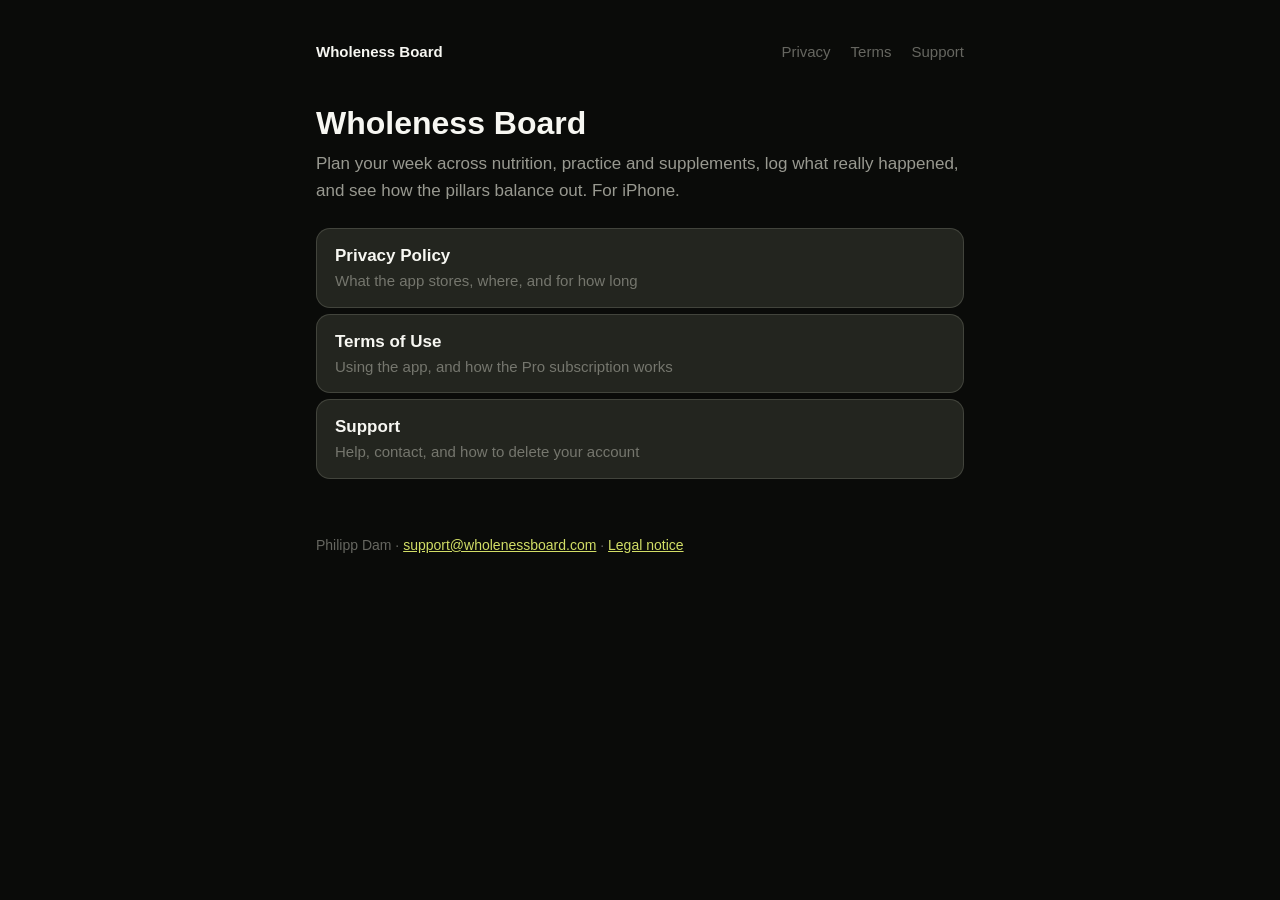
<file: index.html>
<!doctype html>
<html lang="en">
  <head>
    <meta charset="utf-8" />
    <meta name="viewport" content="width=device-width, initial-scale=1" />
    <title>Wholeness Board</title>
    <meta
      name="description"
      content="Wholeness Board plans your week across nutrition, practice and supplements, and tracks what really happened."
    />
    <link rel="stylesheet" href="style.css" />
  </head>
  <body>
    <main>
      <nav>
        <a href="./">Wholeness Board</a>
        <a href="privacy/">Privacy</a>
        <a href="terms/">Terms</a>
        <a href="support/">Support</a>
      </nav>

      <h1>Wholeness Board</h1>
      <p>
        Plan your week across nutrition, practice and supplements, log what really happened, and see
        how the pillars balance out. For iPhone.
      </p>

      <ul class="links">
        <li>
          <a href="privacy/"
            >Privacy Policy<span>What the app stores, where, and for how long</span></a
          >
        </li>
        <li>
          <a href="terms/"
            >Terms of Use<span>Using the app, and how the Pro subscription works</span></a
          >
        </li>
        <li>
          <a href="support/">Support<span>Help, contact, and how to delete your account</span></a>
        </li>
      </ul>

      <footer>
        Philipp Dam · <a href="mailto:support@wholenessboard.com">support@wholenessboard.com</a> ·
        <a href="impressum/">Legal notice</a>
      </footer>
    </main>
  </body>
</html>
</file>
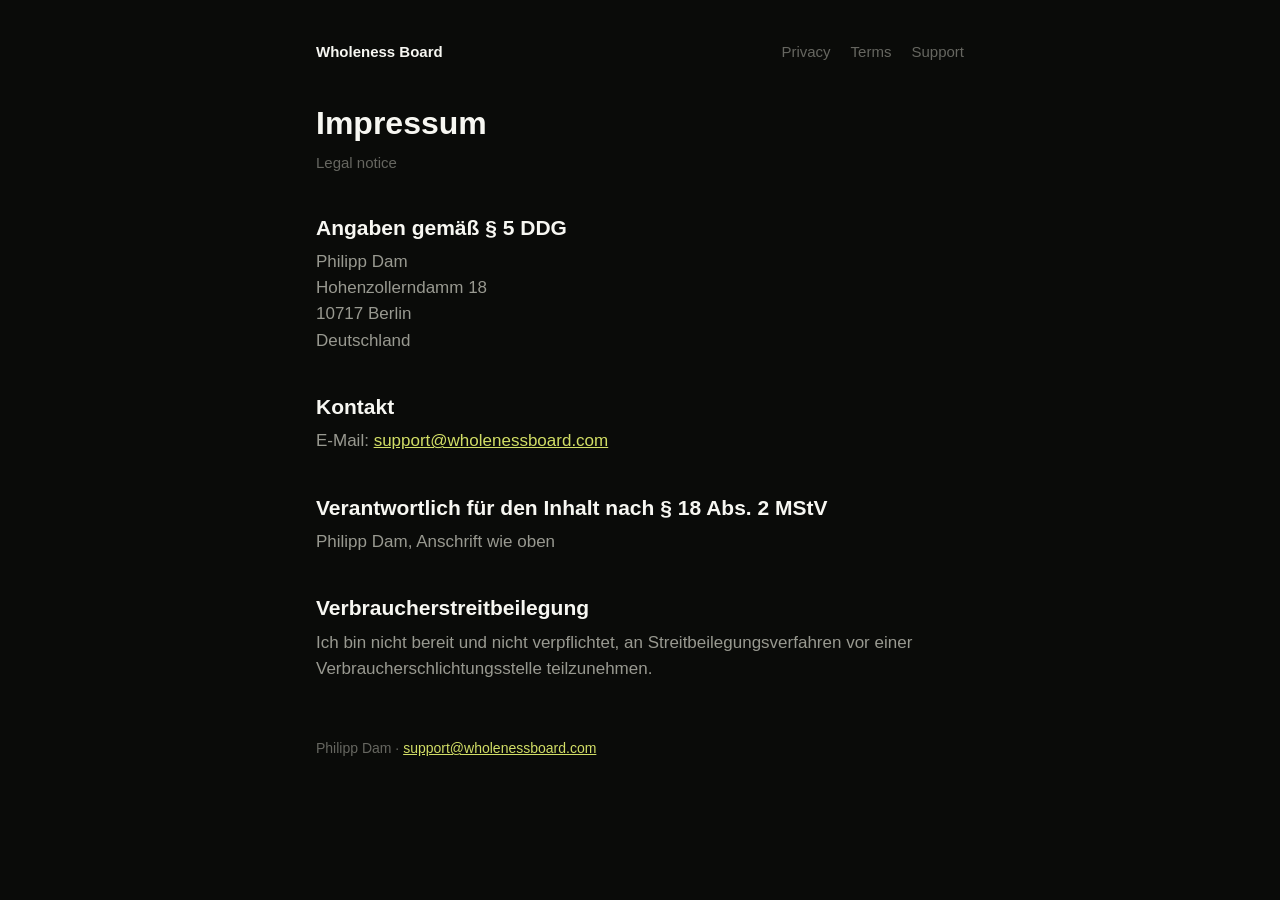
<file: impressum/index.html>
<!doctype html>
<html lang="de">
  <head>
    <meta charset="utf-8" />
    <meta name="viewport" content="width=device-width, initial-scale=1" />
    <title>Impressum · Wholeness Board</title>
    <meta name="description" content="Anbieterkennzeichnung für Wholeness Board (Legal notice)." />
    <link rel="stylesheet" href="../style.css" />
  </head>
  <body>
    <main>
      <nav>
        <a href="../">Wholeness Board</a>
        <a href="../privacy/">Privacy</a>
        <a href="../terms/">Terms</a>
        <a href="../support/">Support</a>
      </nav>

      <h1>Impressum</h1>
      <p class="updated">Legal notice</p>

      <h2>Angaben gemäß § 5 DDG</h2>
      <p>
        Philipp Dam<br />
        Hohenzollerndamm 18<br />
        10717 Berlin<br />
        Deutschland
      </p>

      <h2>Kontakt</h2>
      <p>E-Mail: <a href="mailto:support@wholenessboard.com">support@wholenessboard.com</a></p>

      <h2>Verantwortlich für den Inhalt nach § 18 Abs. 2 MStV</h2>
      <p>Philipp Dam, Anschrift wie oben</p>

      <h2>Verbraucherstreitbeilegung</h2>
      <p>
        Ich bin nicht bereit und nicht verpflichtet, an Streitbeilegungsverfahren vor einer
        Verbraucherschlichtungsstelle teilzunehmen.
      </p>

      <footer>
        Philipp Dam · <a href="mailto:support@wholenessboard.com">support@wholenessboard.com</a>
      </footer>
    </main>
  </body>
</html>
</file>
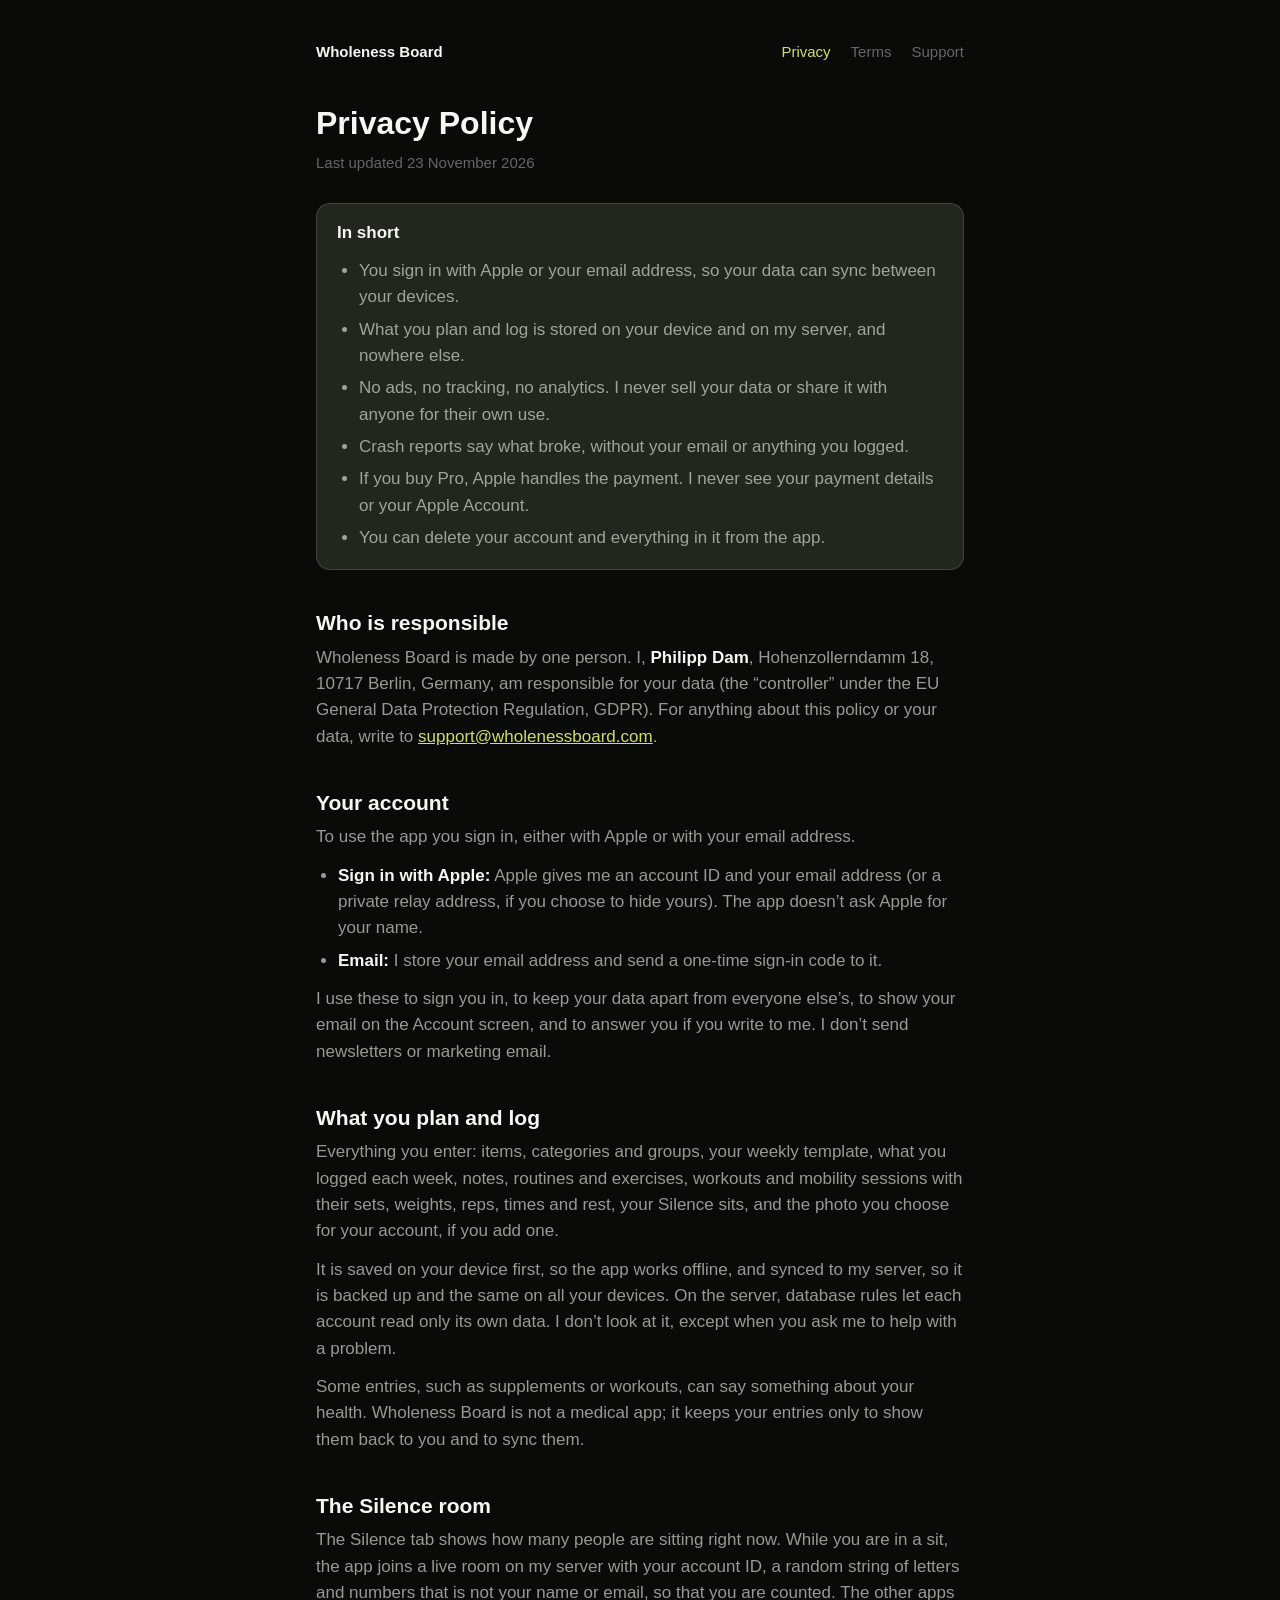
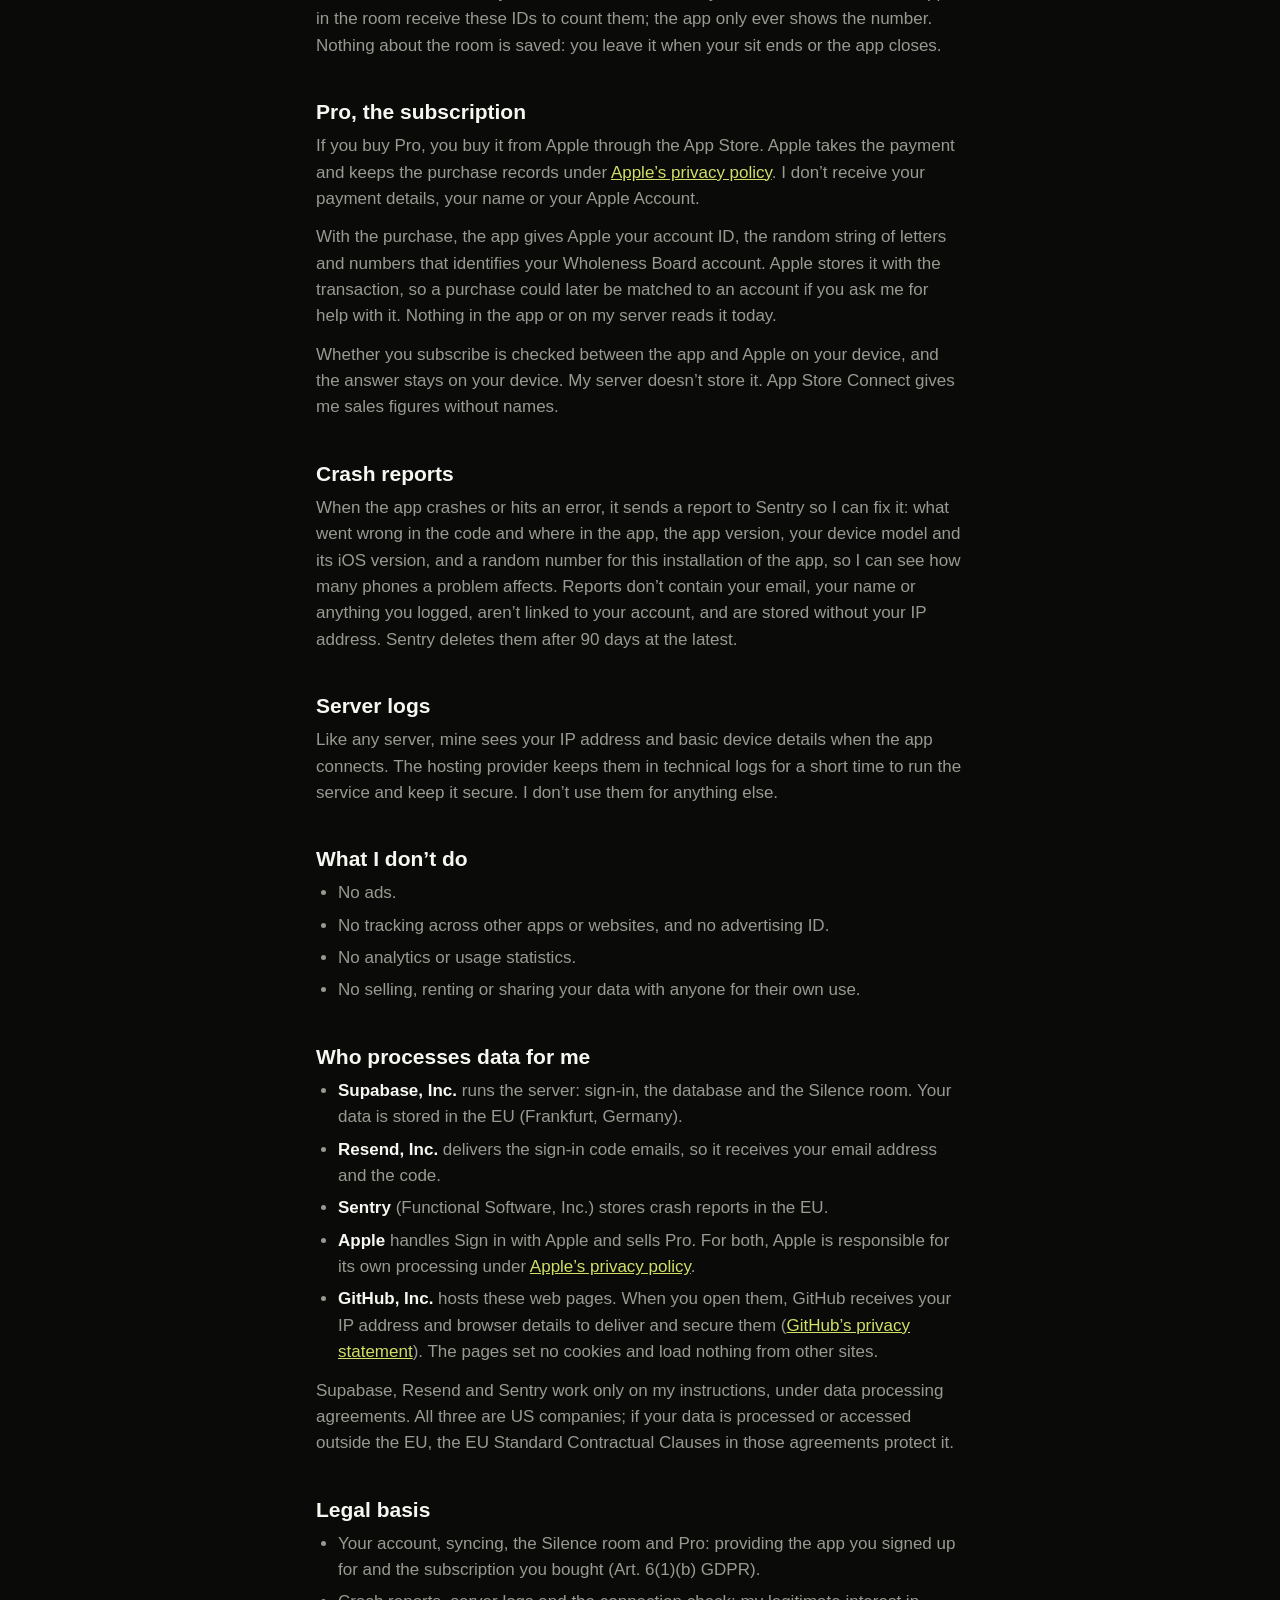
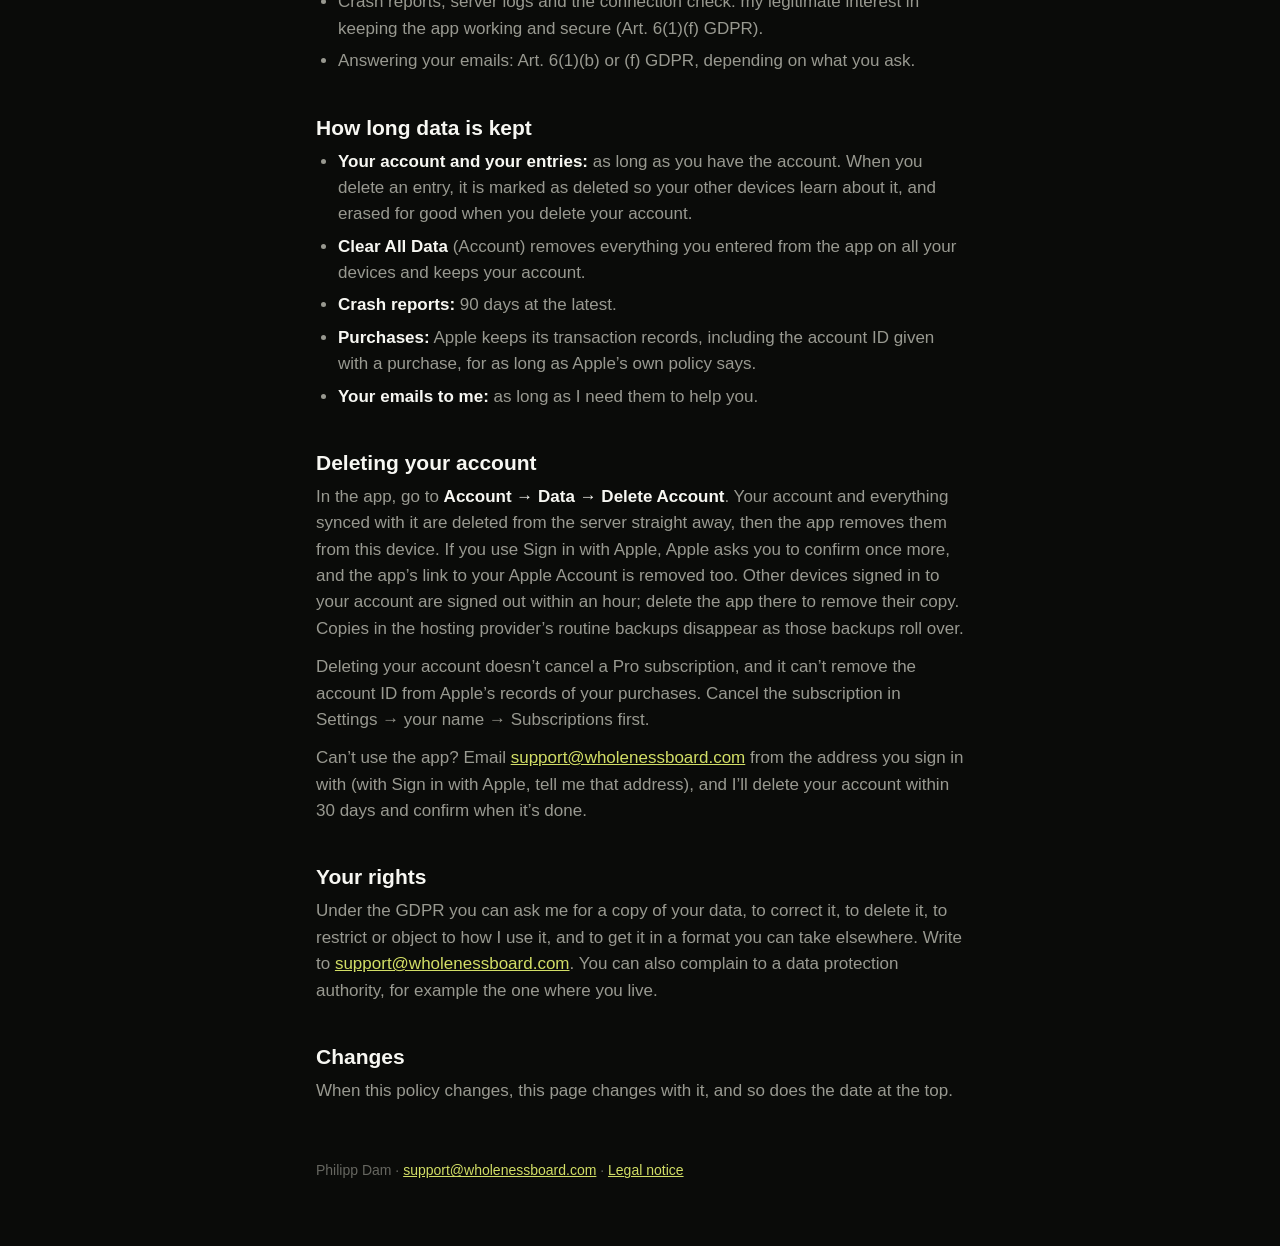
<file: privacy/index.html>
<!doctype html>
<html lang="en">
  <head>
    <meta charset="utf-8" />
    <meta name="viewport" content="width=device-width, initial-scale=1" />
    <title>Privacy Policy · Wholeness Board</title>
    <meta
      name="description"
      content="What Wholeness Board stores, where, for how long, and how to delete it."
    />
    <link rel="stylesheet" href="../style.css" />
  </head>
  <body>
    <main>
      <nav>
        <a href="../">Wholeness Board</a>
        <a href="./" aria-current="page">Privacy</a>
        <a href="../terms/">Terms</a>
        <a href="../support/">Support</a>
      </nav>

      <h1>Privacy Policy</h1>
      <p class="updated">Last updated 23 November 2026</p>

      <div class="card">
        <p><strong>In short</strong></p>
        <ul>
          <li>
            You sign in with Apple or your email address, so your data can sync between your
            devices.
          </li>
          <li>
            What you plan and log is stored on your device and on my server, and nowhere else.
          </li>
          <li>
            No ads, no tracking, no analytics. I never sell your data or share it with anyone for
            their own use.
          </li>
          <li>Crash reports say what broke, without your email or anything you logged.</li>
          <li>
            If you buy Pro, Apple handles the payment. I never see your payment details or your
            Apple Account.
          </li>
          <li>You can delete your account and everything in it from the app.</li>
        </ul>
      </div>

      <h2>Who is responsible</h2>
      <p>
        Wholeness Board is made by one person. I, <strong>Philipp Dam</strong>, Hohenzollerndamm 18,
        10717 Berlin, Germany, am responsible for your data (the “controller” under the EU General
        Data Protection Regulation, GDPR). For anything about this policy or your data, write to
        <a href="mailto:support@wholenessboard.com">support@wholenessboard.com</a>.
      </p>

      <h2>Your account</h2>
      <p>To use the app you sign in, either with Apple or with your email address.</p>
      <ul>
        <li>
          <strong>Sign in with Apple:</strong> Apple gives me an account ID and your email address
          (or a private relay address, if you choose to hide yours). The app doesn’t ask Apple for
          your name.
        </li>
        <li>
          <strong>Email:</strong> I store your email address and send a one-time sign-in code to it.
        </li>
      </ul>
      <p>
        I use these to sign you in, to keep your data apart from everyone else’s, to show your email
        on the Account screen, and to answer you if you write to me. I don’t send newsletters or
        marketing email.
      </p>

      <h2>What you plan and log</h2>
      <p>
        Everything you enter: items, categories and groups, your weekly template, what you logged
        each week, notes, routines and exercises, workouts and mobility sessions with their sets,
        weights, reps, times and rest, your Silence sits, and the photo you choose for your account,
        if you add one.
      </p>
      <p>
        It is saved on your device first, so the app works offline, and synced to my server, so it
        is backed up and the same on all your devices. On the server, database rules let each
        account read only its own data. I don’t look at it, except when you ask me to help with a
        problem.
      </p>
      <p>
        Some entries, such as supplements or workouts, can say something about your health.
        Wholeness Board is not a medical app; it keeps your entries only to show them back to you
        and to sync them.
      </p>

      <h2>The Silence room</h2>
      <p>
        The Silence tab shows how many people are sitting right now. While you are in a sit, the app
        joins a live room on my server with your account ID, a random string of letters and numbers
        that is not your name or email, so that you are counted. The other apps in the room receive
        these IDs to count them; the app only ever shows the number. Nothing about the room is
        saved: you leave it when your sit ends or the app closes.
      </p>

      <h2>Pro, the subscription</h2>
      <p>
        If you buy Pro, you buy it from Apple through the App Store. Apple takes the payment and
        keeps the purchase records under
        <a href="https://www.apple.com/legal/privacy/">Apple’s privacy policy</a>. I don’t receive
        your payment details, your name or your Apple Account.
      </p>
      <p>
        With the purchase, the app gives Apple your account ID, the random string of letters and
        numbers that identifies your Wholeness Board account. Apple stores it with the transaction,
        so a purchase could later be matched to an account if you ask me for help with it. Nothing
        in the app or on my server reads it today.
      </p>
      <p>
        Whether you subscribe is checked between the app and Apple on your device, and the answer
        stays on your device. My server doesn’t store it. App Store Connect gives me sales figures
        without names.
      </p>

      <h2>Crash reports</h2>
      <p>
        When the app crashes or hits an error, it sends a report to Sentry so I can fix it: what
        went wrong in the code and where in the app, the app version, your device model and its iOS
        version, and a random number for this installation of the app, so I can see how many phones
        a problem affects. Reports don’t contain your email, your name or anything you logged,
        aren’t linked to your account, and are stored without your IP address. Sentry deletes them
        after 90 days at the latest.
      </p>

      <h2>Server logs</h2>
      <p>
        Like any server, mine sees your IP address and basic device details when the app connects.
        The hosting provider keeps them in technical logs for a short time to run the service and
        keep it secure. I don’t use them for anything else.
      </p>

      <h2>What I don’t do</h2>
      <ul>
        <li>No ads.</li>
        <li>No tracking across other apps or websites, and no advertising ID.</li>
        <li>No analytics or usage statistics.</li>
        <li>No selling, renting or sharing your data with anyone for their own use.</li>
      </ul>

      <h2>Who processes data for me</h2>
      <ul>
        <li>
          <strong>Supabase, Inc.</strong> runs the server: sign-in, the database and the Silence
          room. Your data is stored in the EU (Frankfurt, Germany).
        </li>
        <li>
          <strong>Resend, Inc.</strong> delivers the sign-in code emails, so it receives your email
          address and the code.
        </li>
        <li><strong>Sentry</strong> (Functional Software, Inc.) stores crash reports in the EU.</li>
        <li>
          <strong>Apple</strong> handles Sign in with Apple and sells Pro. For both, Apple is
          responsible for its own processing under
          <a href="https://www.apple.com/legal/privacy/">Apple’s privacy policy</a>.
        </li>
        <li>
          <strong>GitHub, Inc.</strong> hosts these web pages. When you open them, GitHub receives
          your IP address and browser details to deliver and secure them (<a
            href="https://docs.github.com/en/site-policy/privacy-policies/github-general-privacy-statement"
            >GitHub’s privacy statement</a
          >). The pages set no cookies and load nothing from other sites.
        </li>
      </ul>
      <p>
        Supabase, Resend and Sentry work only on my instructions, under data processing agreements.
        All three are US companies; if your data is processed or accessed outside the EU, the EU
        Standard Contractual Clauses in those agreements protect it.
      </p>

      <h2>Legal basis</h2>
      <ul>
        <li>
          Your account, syncing, the Silence room and Pro: providing the app you signed up for and
          the subscription you bought (Art. 6(1)(b) GDPR).
        </li>
        <li>
          Crash reports, server logs and the connection check: my legitimate interest in keeping the
          app working and secure (Art. 6(1)(f) GDPR).
        </li>
        <li>Answering your emails: Art. 6(1)(b) or (f) GDPR, depending on what you ask.</li>
      </ul>

      <h2>How long data is kept</h2>
      <ul>
        <li>
          <strong>Your account and your entries:</strong> as long as you have the account. When you
          delete an entry, it is marked as deleted so your other devices learn about it, and erased
          for good when you delete your account.
        </li>
        <li>
          <strong>Clear All Data</strong> (Account) removes everything you entered from the app on
          all your devices and keeps your account.
        </li>
        <li><strong>Crash reports:</strong> 90 days at the latest.</li>
        <li>
          <strong>Purchases:</strong> Apple keeps its transaction records, including the account ID
          given with a purchase, for as long as Apple’s own policy says.
        </li>
        <li><strong>Your emails to me:</strong> as long as I need them to help you.</li>
      </ul>

      <h2 id="delete-account">Deleting your account</h2>
      <p>
        In the app, go to <strong>Account → Data → Delete Account</strong>. Your account and
        everything synced with it are deleted from the server straight away, then the app removes
        them from this device. If you use Sign in with Apple, Apple asks you to confirm once more,
        and the app’s link to your Apple Account is removed too. Other devices signed in to your
        account are signed out within an hour; delete the app there to remove their copy. Copies in
        the hosting provider’s routine backups disappear as those backups roll over.
      </p>
      <p>
        Deleting your account doesn’t cancel a Pro subscription, and it can’t remove the account ID
        from Apple’s records of your purchases. Cancel the subscription in Settings → your name →
        Subscriptions first.
      </p>
      <p>
        Can’t use the app? Email
        <a href="mailto:support@wholenessboard.com">support@wholenessboard.com</a> from the address
        you sign in with (with Sign in with Apple, tell me that address), and I’ll delete your
        account within 30 days and confirm when it’s done.
      </p>

      <h2>Your rights</h2>
      <p>
        Under the GDPR you can ask me for a copy of your data, to correct it, to delete it, to
        restrict or object to how I use it, and to get it in a format you can take elsewhere. Write
        to <a href="mailto:support@wholenessboard.com">support@wholenessboard.com</a>. You can also
        complain to a data protection authority, for example the one where you live.
      </p>

      <h2>Changes</h2>
      <p>When this policy changes, this page changes with it, and so does the date at the top.</p>

      <footer>
        Philipp Dam · <a href="mailto:support@wholenessboard.com">support@wholenessboard.com</a> ·
        <a href="../impressum/">Legal notice</a>
      </footer>
    </main>
  </body>
</html>
</file>
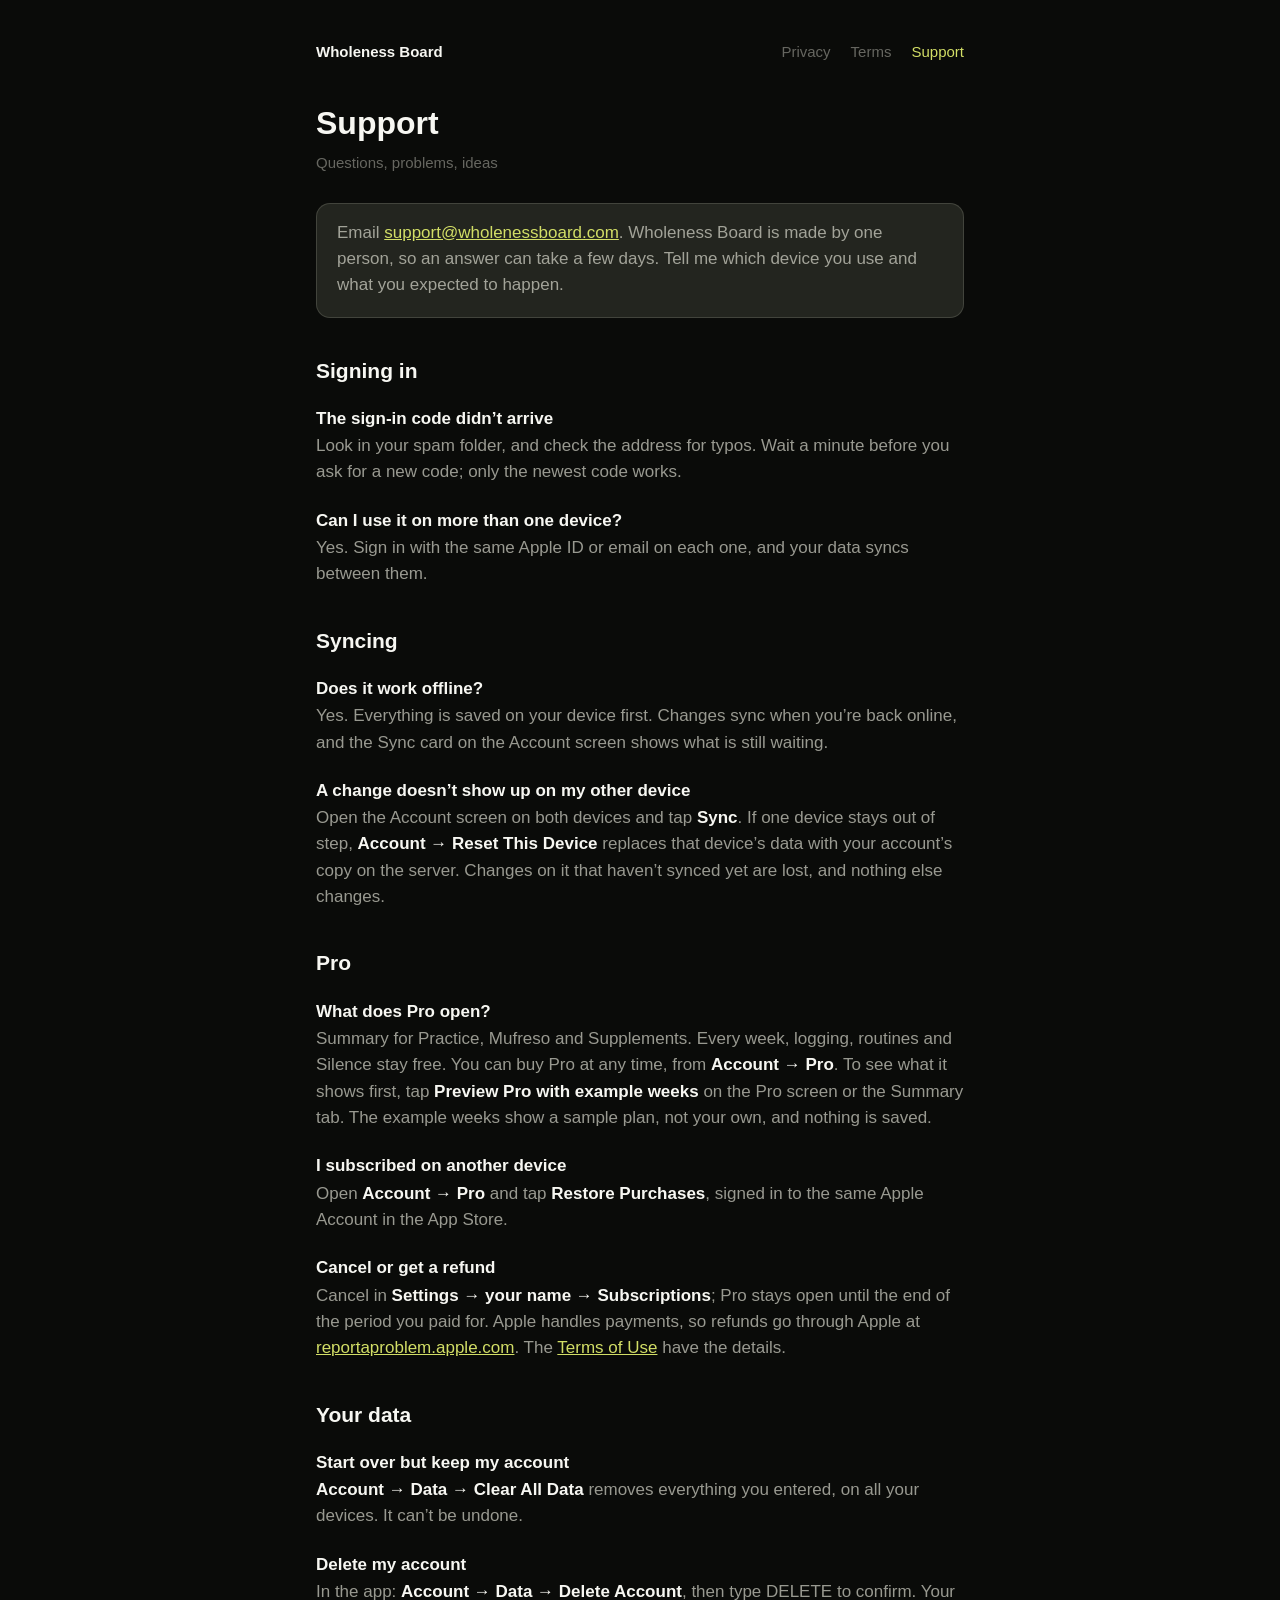
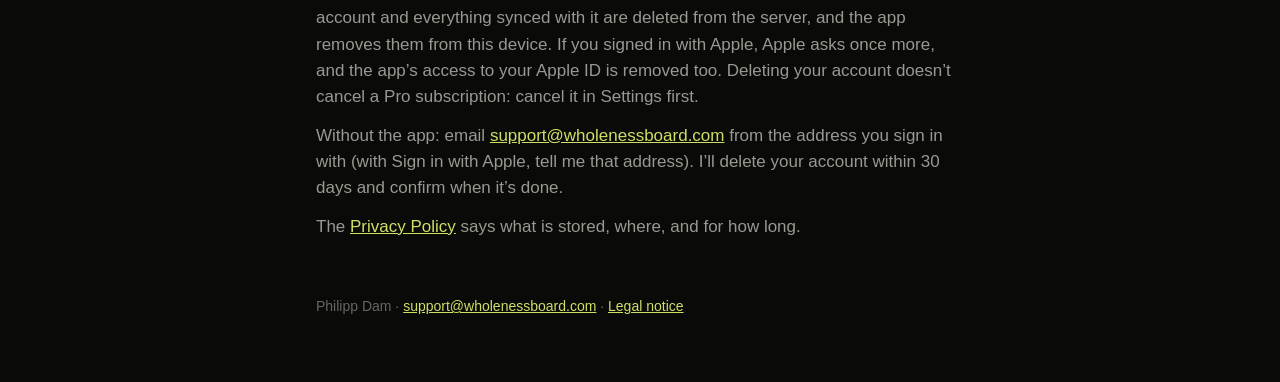
<file: support/index.html>
<!doctype html>
<html lang="en">
  <head>
    <meta charset="utf-8" />
    <meta name="viewport" content="width=device-width, initial-scale=1" />
    <title>Support · Wholeness Board</title>
    <meta
      name="description"
      content="Help with Wholeness Board, how to reach me, and how to delete your account."
    />
    <link rel="stylesheet" href="../style.css" />
  </head>
  <body>
    <main>
      <nav>
        <a href="../">Wholeness Board</a>
        <a href="../privacy/">Privacy</a>
        <a href="../terms/">Terms</a>
        <a href="./" aria-current="page">Support</a>
      </nav>

      <h1>Support</h1>
      <p class="updated">Questions, problems, ideas</p>

      <div class="card">
        <p>
          Email <a href="mailto:support@wholenessboard.com">support@wholenessboard.com</a>.
          Wholeness Board is made by one person, so an answer can take a few days. Tell me which
          device you use and what you expected to happen.
        </p>
      </div>

      <h2>Signing in</h2>
      <h3>The sign-in code didn’t arrive</h3>
      <p>
        Look in your spam folder, and check the address for typos. Wait a minute before you ask for
        a new code; only the newest code works.
      </p>
      <h3>Can I use it on more than one device?</h3>
      <p>
        Yes. Sign in with the same Apple ID or email on each one, and your data syncs between them.
      </p>

      <h2>Syncing</h2>
      <h3>Does it work offline?</h3>
      <p>
        Yes. Everything is saved on your device first. Changes sync when you’re back online, and the
        Sync card on the Account screen shows what is still waiting.
      </p>
      <h3>A change doesn’t show up on my other device</h3>
      <p>
        Open the Account screen on both devices and tap <strong>Sync</strong>. If one device stays
        out of step, <strong>Account → Reset This Device</strong> replaces that device’s data with
        your account’s copy on the server. Changes on it that haven’t synced yet are lost, and
        nothing else changes.
      </p>

      <h2>Pro</h2>
      <h3>What does Pro open?</h3>
      <p>
        Summary for Practice, Mufreso and Supplements. Every week, logging, routines and Silence
        stay free. You can buy Pro at any time, from <strong>Account → Pro</strong>. To see what it
        shows first, tap <strong>Preview Pro with example weeks</strong> on the Pro screen or the
        Summary tab. The example weeks show a sample plan, not your own, and nothing is saved.
      </p>
      <h3>I subscribed on another device</h3>
      <p>
        Open <strong>Account → Pro</strong> and tap <strong>Restore Purchases</strong>, signed in to
        the same Apple Account in the App Store.
      </p>
      <h3>Cancel or get a refund</h3>
      <p>
        Cancel in <strong>Settings → your name → Subscriptions</strong>; Pro stays open until the
        end of the period you paid for. Apple handles payments, so refunds go through Apple at
        <a href="https://reportaproblem.apple.com">reportaproblem.apple.com</a>. The
        <a href="../terms/">Terms of Use</a> have the details.
      </p>

      <h2>Your data</h2>
      <h3>Start over but keep my account</h3>
      <p>
        <strong>Account → Data → Clear All Data</strong> removes everything you entered, on all your
        devices. It can’t be undone.
      </p>
      <h3 id="delete-account">Delete my account</h3>
      <p>
        In the app: <strong>Account → Data → Delete Account</strong>, then type DELETE to confirm.
        Your account and everything synced with it are deleted from the server, and the app removes
        them from this device. If you signed in with Apple, Apple asks once more, and the app’s
        access to your Apple ID is removed too. Deleting your account doesn’t cancel a Pro
        subscription: cancel it in Settings first.
      </p>
      <p>
        Without the app: email
        <a href="mailto:support@wholenessboard.com">support@wholenessboard.com</a> from the address
        you sign in with (with Sign in with Apple, tell me that address). I’ll delete your account
        within 30 days and confirm when it’s done.
      </p>
      <p>
        The <a href="../privacy/">Privacy Policy</a> says what is stored, where, and for how long.
      </p>

      <footer>
        Philipp Dam · <a href="mailto:support@wholenessboard.com">support@wholenessboard.com</a> ·
        <a href="../impressum/">Legal notice</a>
      </footer>
    </main>
  </body>
</html>
</file>
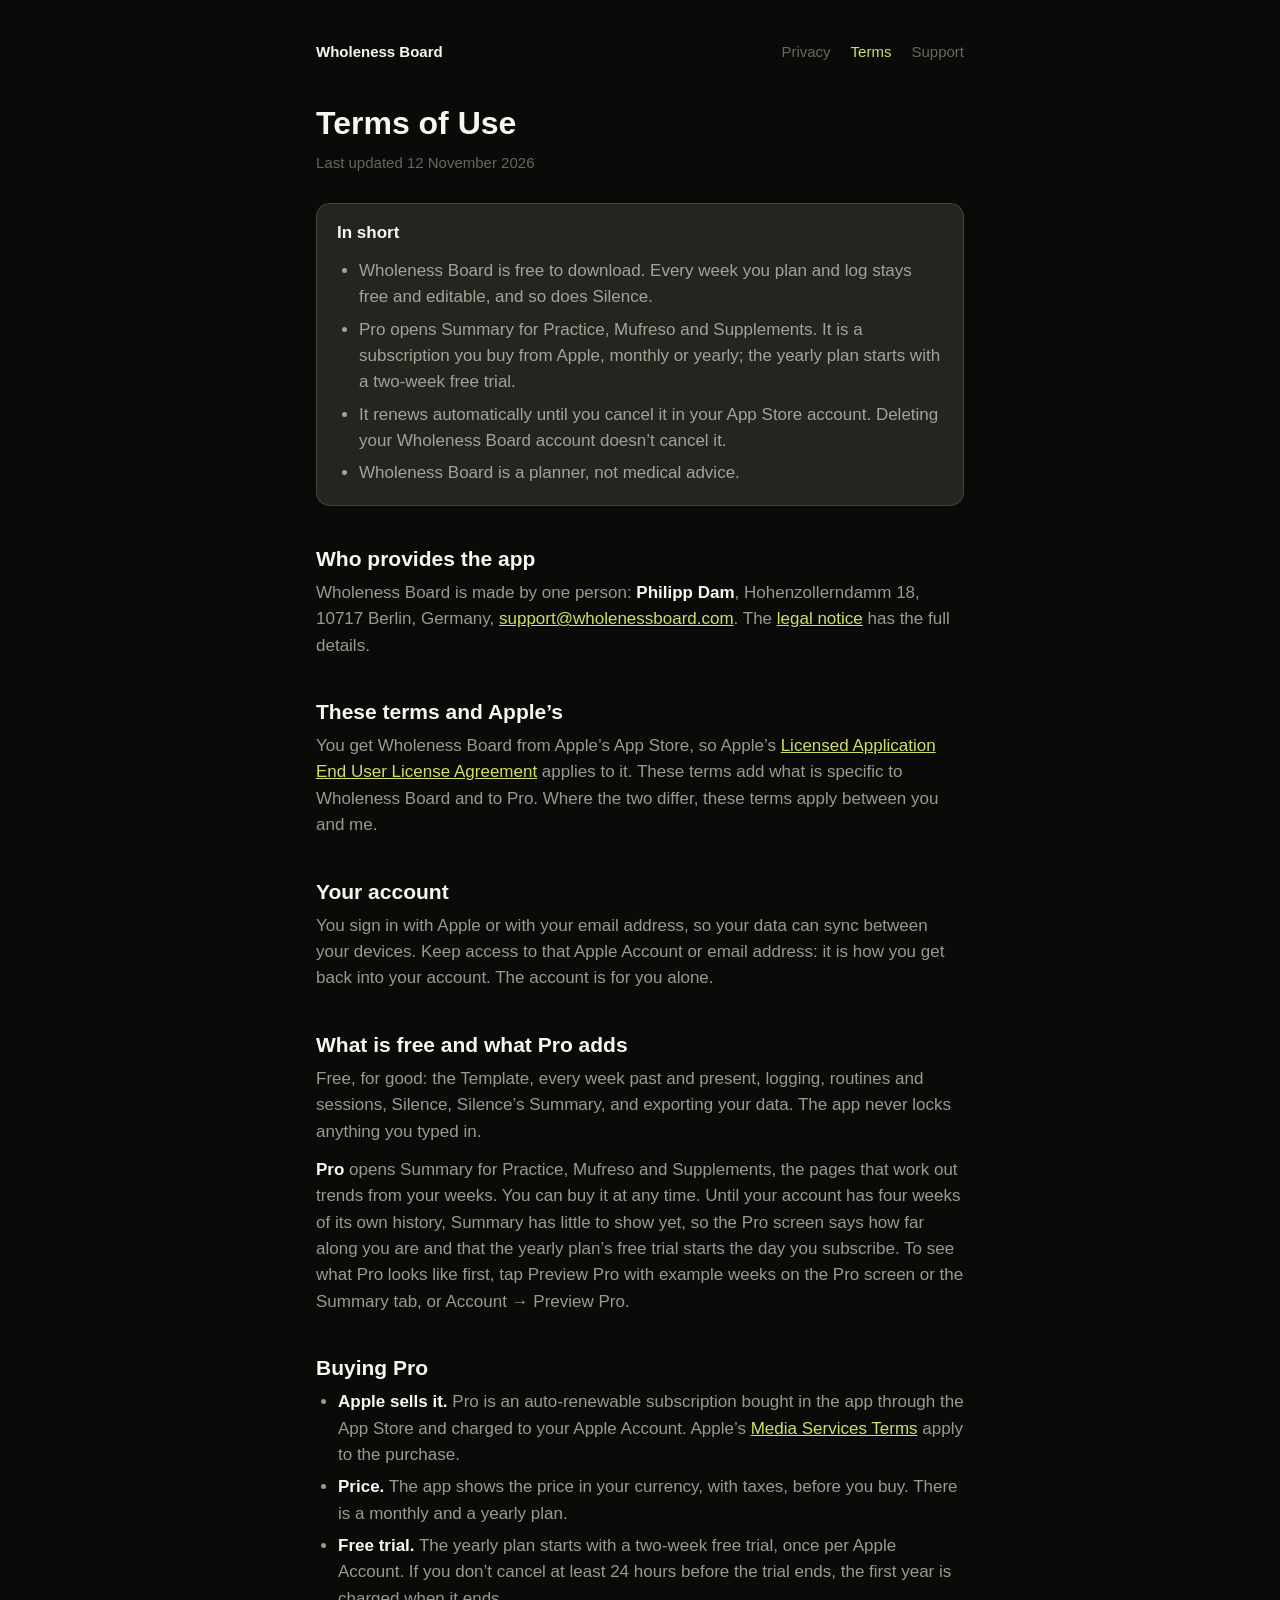
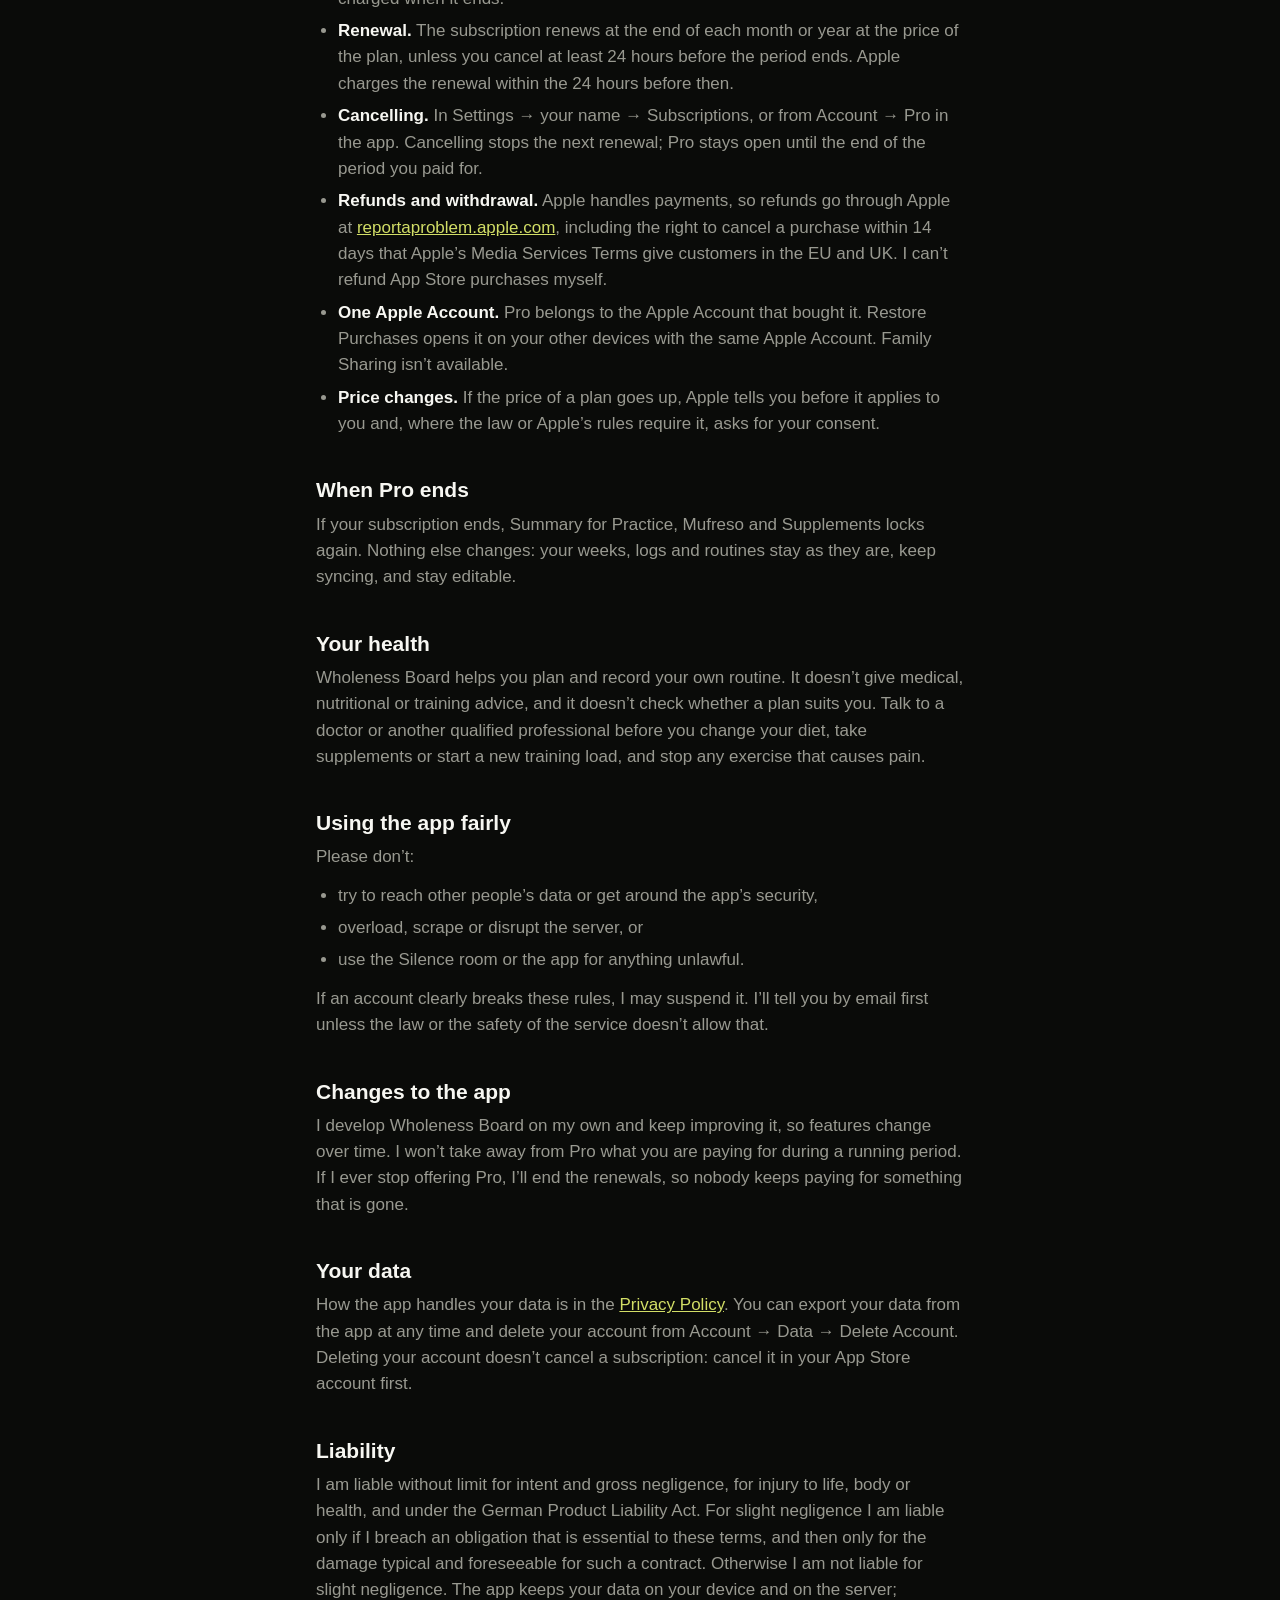
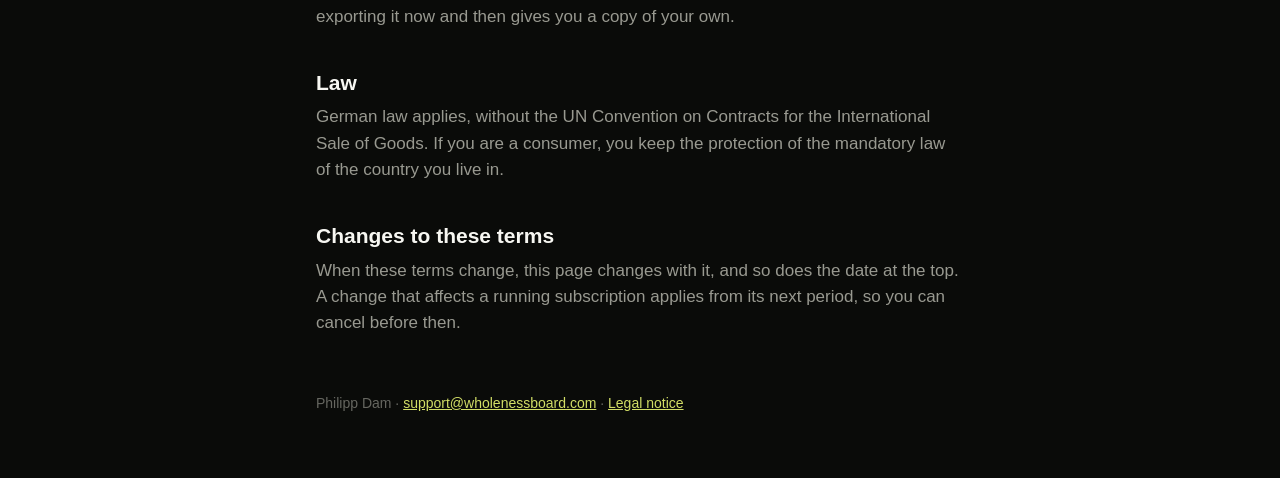
<file: terms/index.html>
<!doctype html>
<html lang="en">
  <head>
    <meta charset="utf-8" />
    <meta name="viewport" content="width=device-width, initial-scale=1" />
    <title>Terms of Use · Wholeness Board</title>
    <meta
      name="description"
      content="The terms for using Wholeness Board and for its Pro subscription."
    />
    <link rel="stylesheet" href="../style.css" />
  </head>
  <body>
    <main>
      <nav>
        <a href="../">Wholeness Board</a>
        <a href="../privacy/">Privacy</a>
        <a href="./" aria-current="page">Terms</a>
        <a href="../support/">Support</a>
      </nav>

      <h1>Terms of Use</h1>
      <p class="updated">Last updated 12 November 2026</p>

      <div class="card">
        <p><strong>In short</strong></p>
        <ul>
          <li>
            Wholeness Board is free to download. Every week you plan and log stays free and
            editable, and so does Silence.
          </li>
          <li>
            Pro opens Summary for Practice, Mufreso and Supplements. It is a subscription you buy
            from Apple, monthly or yearly; the yearly plan starts with a two-week free trial.
          </li>
          <li>
            It renews automatically until you cancel it in your App Store account. Deleting your
            Wholeness Board account doesn’t cancel it.
          </li>
          <li>Wholeness Board is a planner, not medical advice.</li>
        </ul>
      </div>

      <h2>Who provides the app</h2>
      <p>
        Wholeness Board is made by one person: <strong>Philipp Dam</strong>, Hohenzollerndamm 18,
        10717 Berlin, Germany,
        <a href="mailto:support@wholenessboard.com">support@wholenessboard.com</a>. The
        <a href="../impressum/">legal notice</a> has the full details.
      </p>

      <h2>These terms and Apple’s</h2>
      <p>
        You get Wholeness Board from Apple’s App Store, so Apple’s
        <a href="https://www.apple.com/legal/internet-services/itunes/dev/stdeula/"
          >Licensed Application End User License Agreement</a
        >
        applies to it. These terms add what is specific to Wholeness Board and to Pro. Where the two
        differ, these terms apply between you and me.
      </p>

      <h2>Your account</h2>
      <p>
        You sign in with Apple or with your email address, so your data can sync between your
        devices. Keep access to that Apple Account or email address: it is how you get back into
        your account. The account is for you alone.
      </p>

      <h2>What is free and what Pro adds</h2>
      <p>
        Free, for good: the Template, every week past and present, logging, routines and sessions,
        Silence, Silence’s Summary, and exporting your data. The app never locks anything you typed
        in.
      </p>
      <p>
        <strong>Pro</strong> opens Summary for Practice, Mufreso and Supplements, the pages that
        work out trends from your weeks. You can buy it at any time. Until your account has four
        weeks of its own history, Summary has little to show yet, so the Pro screen says how far
        along you are and that the yearly plan’s free trial starts the day you subscribe. To see
        what Pro looks like first, tap Preview Pro with example weeks on the Pro screen or the
        Summary tab, or Account → Preview Pro.
      </p>

      <h2>Buying Pro</h2>
      <ul>
        <li>
          <strong>Apple sells it.</strong> Pro is an auto-renewable subscription bought in the app
          through the App Store and charged to your Apple Account. Apple’s
          <a href="https://www.apple.com/legal/internet-services/itunes/">Media Services Terms</a>
          apply to the purchase.
        </li>
        <li>
          <strong>Price.</strong> The app shows the price in your currency, with taxes, before you
          buy. There is a monthly and a yearly plan.
        </li>
        <li>
          <strong>Free trial.</strong> The yearly plan starts with a two-week free trial, once per
          Apple Account. If you don’t cancel at least 24 hours before the trial ends, the first year
          is charged when it ends.
        </li>
        <li>
          <strong>Renewal.</strong> The subscription renews at the end of each month or year at the
          price of the plan, unless you cancel at least 24 hours before the period ends. Apple
          charges the renewal within the 24 hours before then.
        </li>
        <li>
          <strong>Cancelling.</strong> In Settings → your name → Subscriptions, or from Account →
          Pro in the app. Cancelling stops the next renewal; Pro stays open until the end of the
          period you paid for.
        </li>
        <li>
          <strong>Refunds and withdrawal.</strong> Apple handles payments, so refunds go through
          Apple at <a href="https://reportaproblem.apple.com">reportaproblem.apple.com</a>,
          including the right to cancel a purchase within 14 days that Apple’s Media Services Terms
          give customers in the EU and UK. I can’t refund App Store purchases myself.
        </li>
        <li>
          <strong>One Apple Account.</strong> Pro belongs to the Apple Account that bought it.
          Restore Purchases opens it on your other devices with the same Apple Account. Family
          Sharing isn’t available.
        </li>
        <li>
          <strong>Price changes.</strong> If the price of a plan goes up, Apple tells you before it
          applies to you and, where the law or Apple’s rules require it, asks for your consent.
        </li>
      </ul>

      <h2>When Pro ends</h2>
      <p>
        If your subscription ends, Summary for Practice, Mufreso and Supplements locks again.
        Nothing else changes: your weeks, logs and routines stay as they are, keep syncing, and stay
        editable.
      </p>

      <h2>Your health</h2>
      <p>
        Wholeness Board helps you plan and record your own routine. It doesn’t give medical,
        nutritional or training advice, and it doesn’t check whether a plan suits you. Talk to a
        doctor or another qualified professional before you change your diet, take supplements or
        start a new training load, and stop any exercise that causes pain.
      </p>

      <h2>Using the app fairly</h2>
      <p>Please don’t:</p>
      <ul>
        <li>try to reach other people’s data or get around the app’s security,</li>
        <li>overload, scrape or disrupt the server, or</li>
        <li>use the Silence room or the app for anything unlawful.</li>
      </ul>
      <p>
        If an account clearly breaks these rules, I may suspend it. I’ll tell you by email first
        unless the law or the safety of the service doesn’t allow that.
      </p>

      <h2>Changes to the app</h2>
      <p>
        I develop Wholeness Board on my own and keep improving it, so features change over time. I
        won’t take away from Pro what you are paying for during a running period. If I ever stop
        offering Pro, I’ll end the renewals, so nobody keeps paying for something that is gone.
      </p>

      <h2>Your data</h2>
      <p>
        How the app handles your data is in the <a href="../privacy/">Privacy Policy</a>. You can
        export your data from the app at any time and delete your account from Account → Data →
        Delete Account. Deleting your account doesn’t cancel a subscription: cancel it in your App
        Store account first.
      </p>

      <h2>Liability</h2>
      <p>
        I am liable without limit for intent and gross negligence, for injury to life, body or
        health, and under the German Product Liability Act. For slight negligence I am liable only
        if I breach an obligation that is essential to these terms, and then only for the damage
        typical and foreseeable for such a contract. Otherwise I am not liable for slight
        negligence. The app keeps your data on your device and on the server; exporting it now and
        then gives you a copy of your own.
      </p>

      <h2>Law</h2>
      <p>
        German law applies, without the UN Convention on Contracts for the International Sale of
        Goods. If you are a consumer, you keep the protection of the mandatory law of the country
        you live in.
      </p>

      <h2>Changes to these terms</h2>
      <p>
        When these terms change, this page changes with it, and so does the date at the top. A
        change that affects a running subscription applies from its next period, so you can cancel
        before then.
      </p>

      <footer>
        Philipp Dam · <a href="mailto:support@wholenessboard.com">support@wholenessboard.com</a> ·
        <a href="../impressum/">Legal notice</a>
      </footer>
    </main>
  </body>
</html>
</file>
<file: style.css>
/* The app's Olive palette (constants/theme.ts). System fonts only: the pages load nothing from
   other sites, so opening them sends your IP address to no one but GitHub. */
:root {
  --background: #0a0b09;
  --surface: #23251f;
  --text-primary: #f7f7f2;
  --text-secondary: rgba(240, 240, 228, 0.62);
  --text-muted: rgba(240, 240, 228, 0.4);
  --border: rgba(255, 255, 235, 0.14);
  --olive: #b7c44f;
  --olive-bright: #d2de66;
  color-scheme: dark;
}

* {
  box-sizing: border-box;
}

html {
  -webkit-text-size-adjust: 100%;
}

body {
  margin: 0;
  background: var(--background);
  color: var(--text-secondary);
  font:
    17px/1.55 -apple-system,
    BlinkMacSystemFont,
    'Segoe UI',
    Roboto,
    Helvetica,
    Arial,
    sans-serif;
}

main {
  max-width: 680px;
  margin: 0 auto;
  padding: 40px 16px 64px;
}

nav {
  display: flex;
  flex-wrap: wrap;
  gap: 8px 20px;
  margin-bottom: 40px;
  font-size: 15px;
}

nav a {
  color: var(--text-muted);
  text-decoration: none;
}

nav a:first-child {
  margin-right: auto;
  color: var(--text-primary);
  font-weight: 600;
}

nav a[aria-current='page'] {
  color: var(--olive-bright);
}

h1,
h2,
h3 {
  color: var(--text-primary);
  line-height: 1.25;
}

h1 {
  font-size: 32px;
  margin: 0 0 8px;
}

h2 {
  font-size: 21px;
  margin: 40px 0 8px;
}

h3 {
  font-size: 17px;
  margin: 24px 0 4px;
}

p,
ul {
  margin: 0 0 12px;
}

ul {
  padding-left: 22px;
}

li {
  margin-bottom: 6px;
}

strong {
  color: var(--text-primary);
  font-weight: 600;
}

a {
  color: var(--olive-bright);
}

.updated {
  color: var(--text-muted);
  font-size: 15px;
  margin-bottom: 28px;
}

.card {
  background: var(--surface);
  border: 1px solid var(--border);
  border-radius: 14px;
  padding: 16px 20px 6px;
  margin: 0 0 12px;
}

.links {
  list-style: none;
  padding: 0;
  margin-top: 24px;
}

.links a {
  display: block;
  padding: 14px 18px;
  background: var(--surface);
  border: 1px solid var(--border);
  border-radius: 14px;
  color: var(--text-primary);
  text-decoration: none;
  font-weight: 600;
}

.links span {
  display: block;
  color: var(--text-muted);
  font-weight: 400;
  font-size: 15px;
}

footer {
  margin-top: 56px;
  color: var(--text-muted);
  font-size: 14px;
}
</file>
